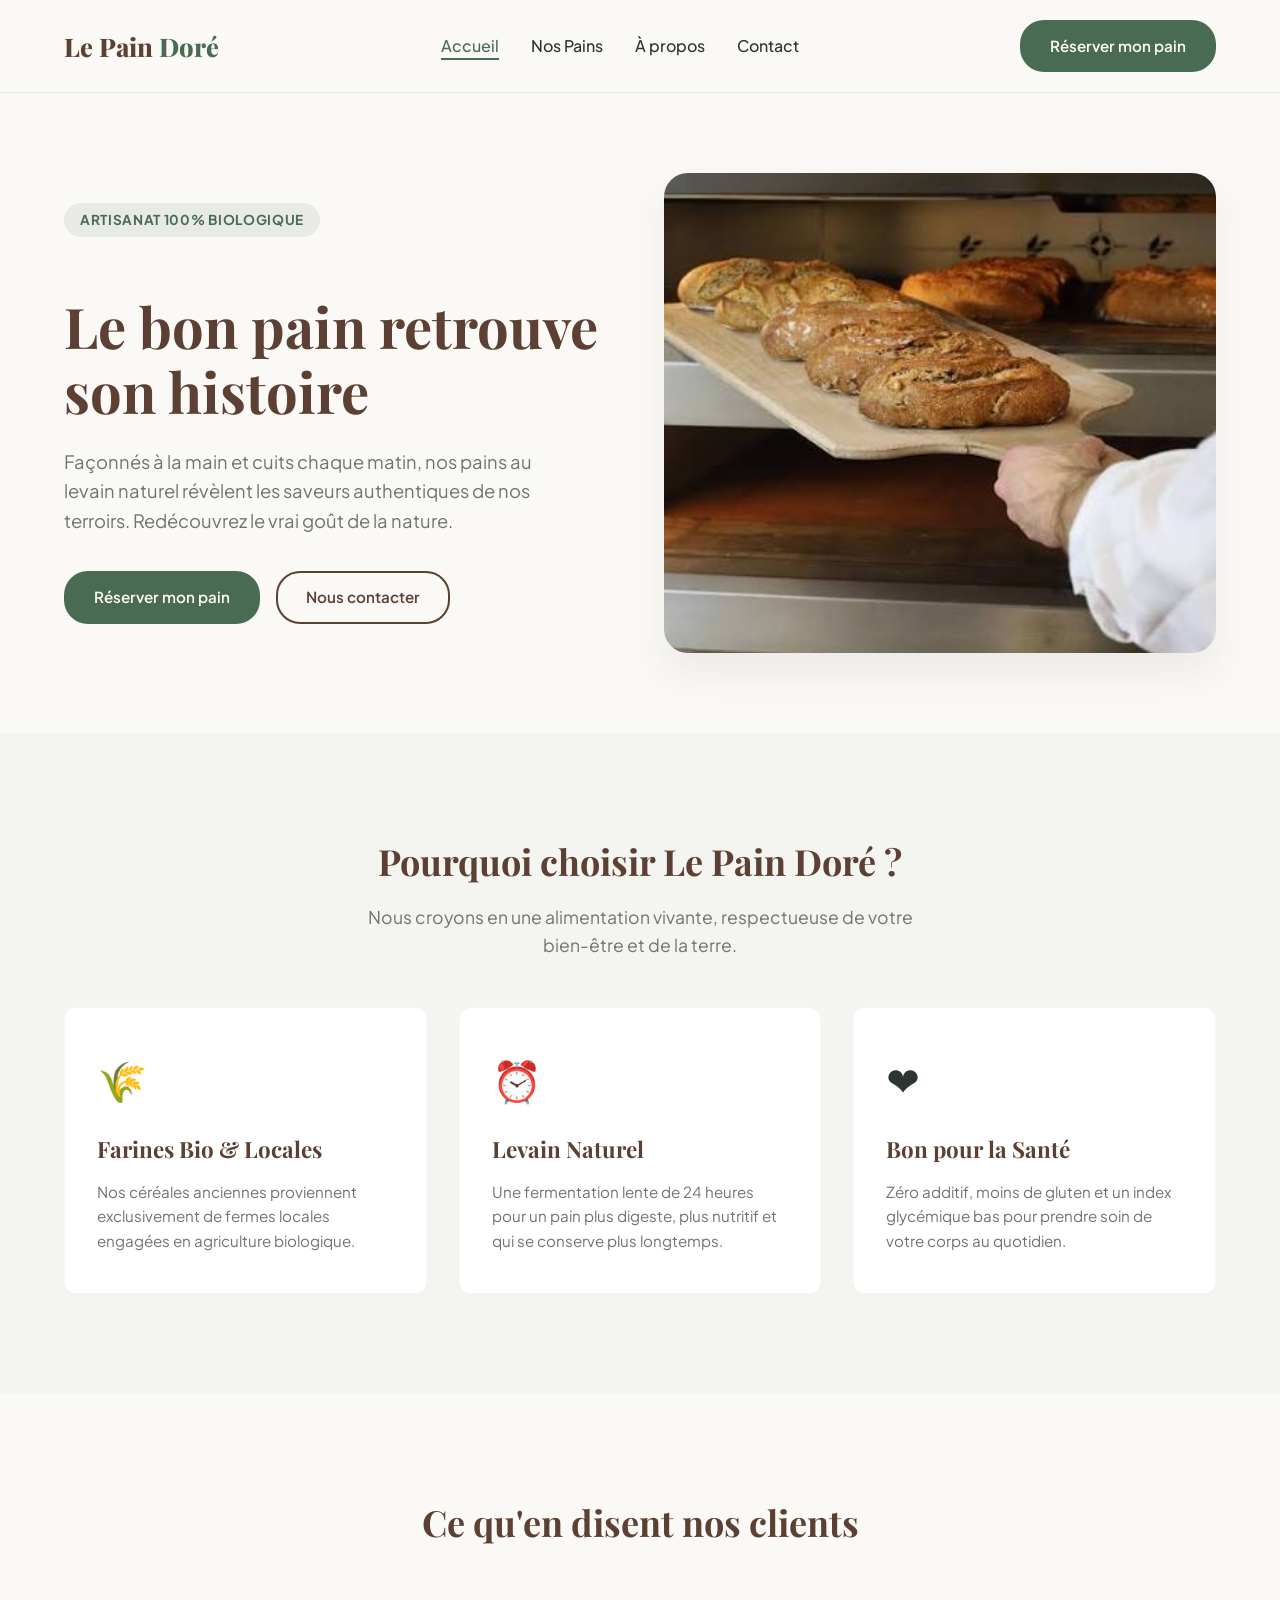
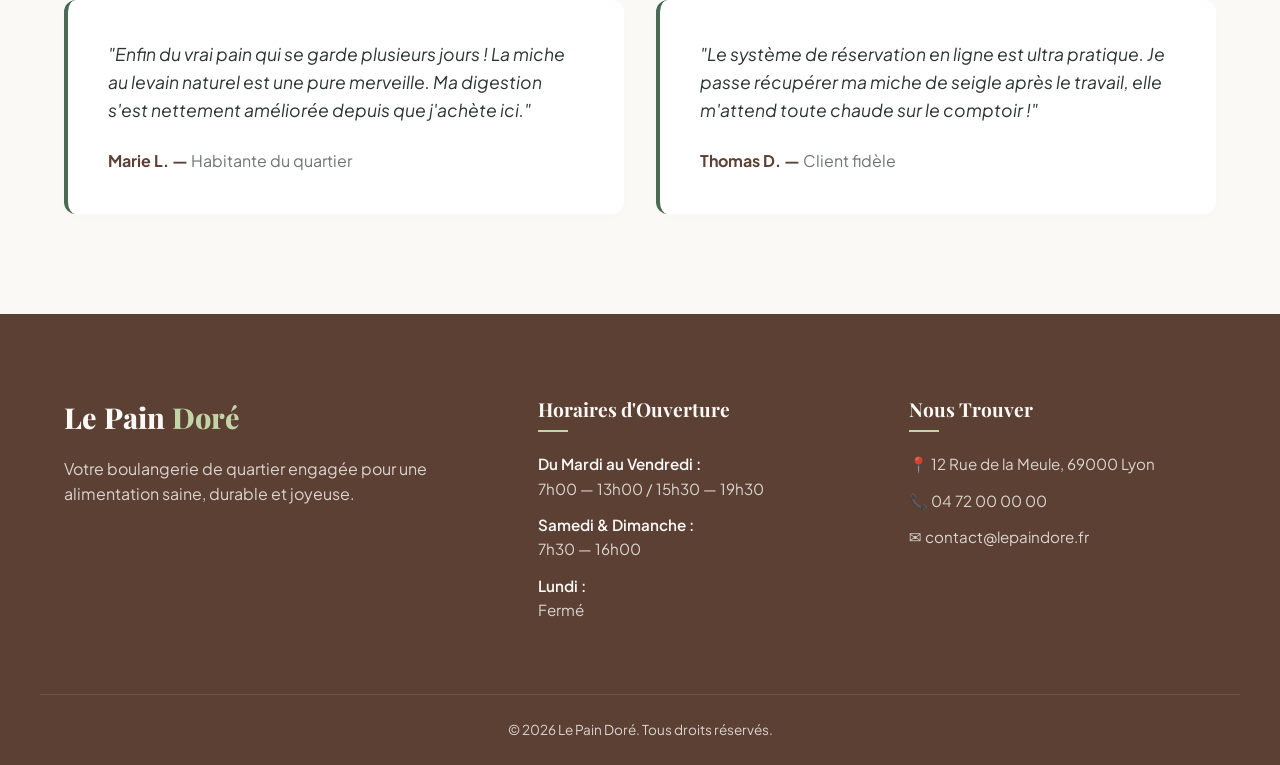
<file: index.html>
<!DOCTYPE html>
<html lang="fr">
  <head>
    <meta charset="UTF-8" />
    <meta name="viewport" content="width=device-width, initial-scale=1.0" />
    <title>Le Pain Doré | Boulangerie Artisanale & Biologique</title>
    <meta
      name="description"
      content="Découvrez Le Pain Doré, votre boulangerie artisanale bio. Des pains au levain naturel, des ingrédients locaux et une cuisson traditionnelle pour votre santé."
    />
    <!-- Favicon -->
    <link rel="shortcut icon" href="img/favicon.png" type="image/x-icon" />
    <!-- Liens Google Fonts pour une typographie moderne et chaleureuse -->
    <link rel="preconnect" href="https://fonts.googleapis.com" />
    <link rel="preconnect" href="https://fonts.gstatic.com" crossorigin />
    <link
      href="https://fonts.googleapis.com/css2?family=Playfair+Display:ital,wght@0,400..900;1,400..900&family=Plus+Jakarta+Sans:ital,wght@0,200..800;1,200..800&display=swap"
      rel="stylesheet"
    />
    <!-- Lien vers les fichiers CSS -->
    <link rel="stylesheet" href="CSS/normalize.css" />
    <link rel="stylesheet" href="CSS/style.css" />
  </head>
  <body>
    <!-- Barre de navigation -->
    <header class="main-header">
      <nav class="navbar" aria-label="Menu principal">
        <div class="logo">
          <a href="index.html">Le Pain <span>Doré</span></a>
        </div>

        <!-- Menu de navigation -->
        <ul class="nav-links" id="navLinks">
          <li><a href="index.html" class="active">Accueil</a></li>
          <li><a href="nos-pains.html">Nos Pains</a></li>
          <li><a href="a-propos.html">À propos</a></li>
          <li><a href="contact.html">Contact</a></li>
        </ul>

        <div class="nav-cta">
          <a href="nos-pains.html" class="btn btn-primary">Réserver mon pain</a>
        </div>

        <!-- Bouton Menu Burger pour Mobile -->
        <button class="burger-menu" id="burgerMenu" aria-label="Ouvrir le menu">
          <span class="bar"></span>
          <span class="bar"></span>
          <span class="bar"></span>
        </button>
      </nav>
    </header>

    <main>
      <!-- Section Héros (Hero Section) -->
      <section class="hero-section">
        <div class="hero-container">
          <div class="hero-content">
            <span class="hero-badge">Artisanat 100% Biologique</span>
            <h1>Le bon pain retrouve son histoire</h1>
            <p>
              Façonnés à la main et cuits chaque matin, nos pains au levain
              naturel révèlent les saveurs authentiques de nos terroirs.
              Redécouvrez le vrai goût de la nature.
            </p>
            <div class="hero-actions">
              <a href="nos-pains.html" class="btn btn-primary"
                >Réserver mon pain</a
              >
              <a href="contact.html" class="btn btn-secondary"
                >Nous contacter</a
              >
            </div>
          </div>
          <div class="hero-image">
            <!-- Image décorative de pain artisanal croustillant -->
            <img
              src="img/pain-artisanal-sortant-du-four.jpg"
              alt="Pain artisanal bio croustillant sortant du four"
            />
          </div>
        </div>
      </section>

      <!-- Section Avantages & Engagements -->
      <section class="engagements-section">
        <div class="container">
          <div class="section-header">
            <h2>Pourquoi choisir Le Pain Doré ?</h2>
            <p>
              Nous croyons en une alimentation vivante, respectueuse de votre
              bien-être et de la terre.
            </p>
          </div>
          <div class="grid-engagements">
            <div class="card-engagement">
              <div class="icon">🌾</div>
              <h3>Farines Bio & Locales</h3>
              <p>
                Nos céréales anciennes proviennent exclusivement de fermes
                locales engagées en agriculture biologique.
              </p>
            </div>
            <div class="card-engagement">
              <div class="icon">⏰</div>
              <h3>Levain Naturel</h3>
              <p>
                Une fermentation lente de 24 heures pour un pain plus digeste,
                plus nutritif et qui se conserve plus longtemps.
              </p>
            </div>
            <div class="card-engagement">
              <div class="icon">❤️</div>
              <h3>Bon pour la Santé</h3>
              <p>
                Zéro additif, moins de gluten et un index glycémique bas pour
                prendre soin de votre corps au quotidien.
              </p>
            </div>
          </div>
        </div>
      </section>

      <!-- Section Témoignages (Social Proof) -->
      <section class="testimonials-section">
        <div class="container">
          <div class="section-header">
            <h2>Ce qu'en disent nos clients</h2>
          </div>
          <div class="grid-testimonials">
            <blockquote class="testimonial-card">
              <p class="quote">
                "Enfin du vrai pain qui se garde plusieurs jours ! La miche au
                levain naturel est une pure merveille. Ma digestion s'est
                nettement améliorée depuis que j'achète ici."
              </p>
              <cite class="author"
                >Marie L. —
                <span class="location">Habitante du quartier</span></cite
              >
            </blockquote>
            <blockquote class="testimonial-card">
              <p class="quote">
                "Le système de réservation en ligne est ultra pratique. Je passe
                récupérer ma miche de seigle après le travail, elle m'attend
                toute chaude sur le comptoir !"
              </p>
              <cite class="author"
                >Thomas D. — <span class="location">Client fidèle</span></cite
              >
            </blockquote>
          </div>
        </div>
      </section>
    </main>

    <!-- Pied de page (Footer) complet -->
    <footer class="main-footer" id="contact">
      <div class="footer-container">
        <!-- Colonne 1 : Infos Boulangerie -->
        <div class="footer-col brand-col">
          <div class="footer-logo">Le Pain <span>Doré</span></div>
          <p>
            Votre boulangerie de quartier engagée pour une alimentation saine,
            durable et joyeuse.
          </p>
        </div>

        <!-- Colonne 2 : Horaires d'ouverture -->
        <div class="footer-col hours-col">
          <h3>Horaires d'Ouverture</h3>
          <ul>
            <li>
              <span>Du Mardi au Vendredi :</span> 7h00 — 13h00 / 15h30 — 19h30
            </li>
            <li><span>Samedi & Dimanche :</span> 7h30 — 16h00</li>
            <li><span>Lundi :</span> Fermé</li>
          </ul>
        </div>

        <!-- Colonne 3 : Contact & Accès -->
        <div class="footer-col contact-col">
          <h3>Nous Trouver</h3>
          <address>
            <p>📍 12 Rue de la Meule, 69000 Lyon</p>
            <p>📞 <a href="tel:+33472000000">04 72 00 00 00</a></p>
            <p>
              ✉️
              <a href="mailto:contact@lepaindore.fr">contact@lepaindore.fr</a>
            </p>
          </address>
        </div>
      </div>

      <!-- Mention de copyright -->
      <div class="footer-bottom">
        <p>
          &copy; <span class="year"></span> Le Pain Doré. Tous droits réservés.
        </p>
      </div>
    </footer>

    <!-- Importation des fichiers JavaScript pour l'interactivité -->
    <script src="JS/global.js"></script>
  </body>
</html>
</file>
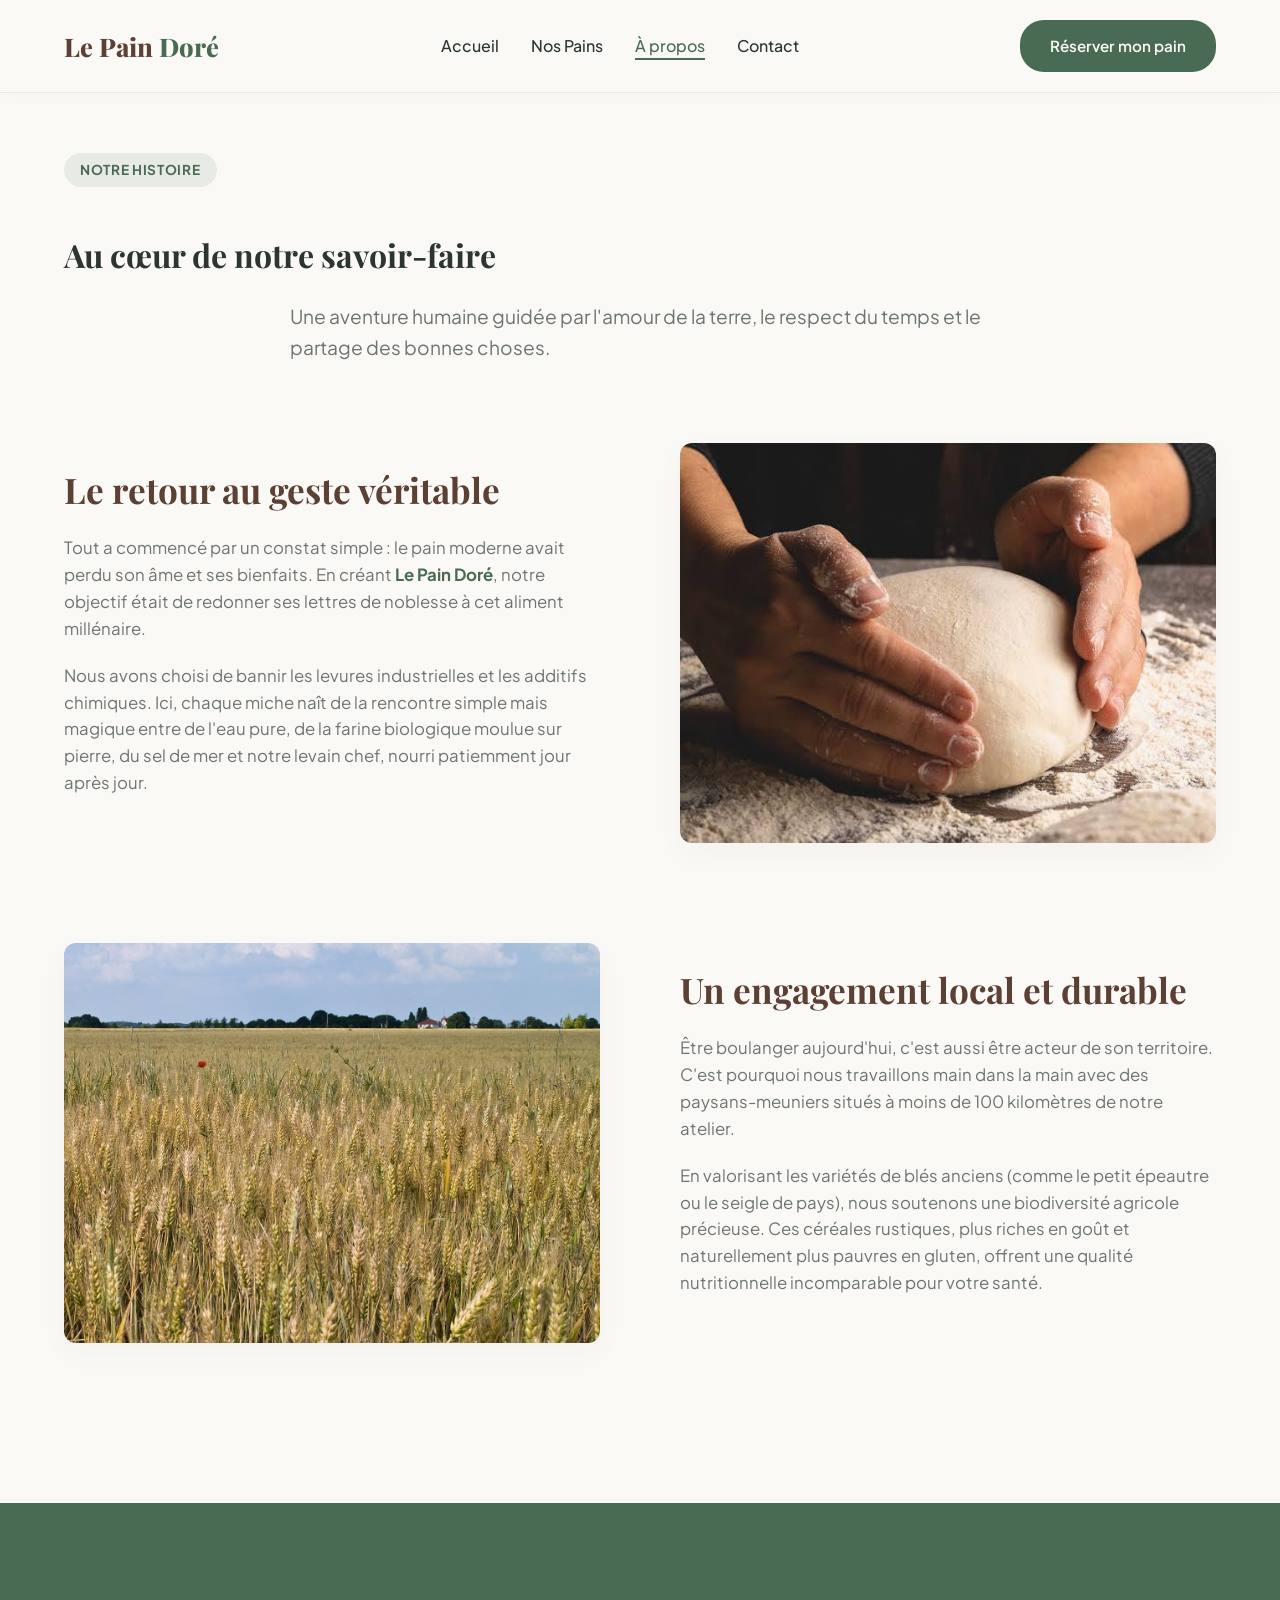
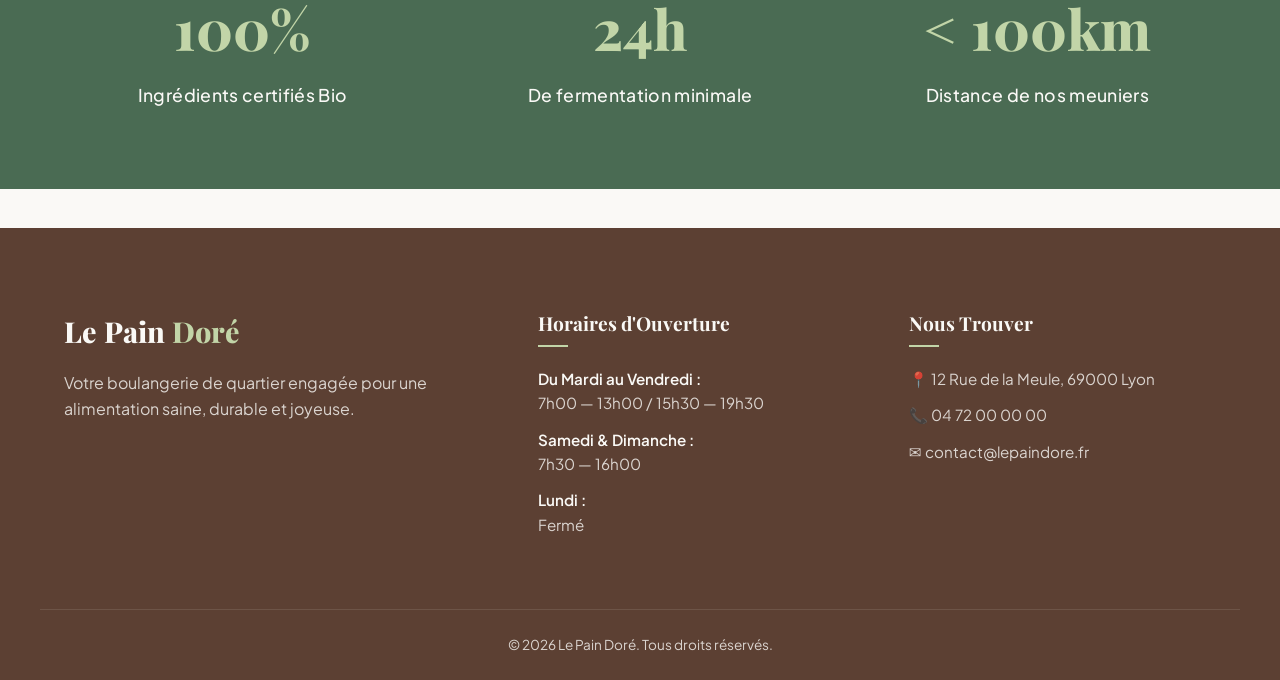
<file: a-propos.html>
<!DOCTYPE html>
<html lang="fr">
  <head>
    <meta charset="UTF-8" />
    <meta name="viewport" content="width=device-width, initial-scale=1.0" />
    <title>À Propos | Le Pain Doré - Notre Histoire et Nos Valeurs</title>
    <meta
      name="description"
      content="Découvrez l'histoire de la boulangerie Le Pain Doré. Notre engagement pour des ingrédients bio, des farines locales et le respect du pain artisanal au levain."
    />
    <!-- Favicon -->
    <link rel="shortcut icon" href="img/favicon.png" type="image/x-icon" />
    <!-- Liens Google Fonts -->
    <link rel="preconnect" href="https://fonts.googleapis.com" />
    <link rel="preconnect" href="https://fonts.gstatic.com" crossorigin />
    <link
      href="https://fonts.googleapis.com/css2?family=Playfair+Display:ital,wght@0,400..900;1,400..900&family=Plus+Jakarta+Sans:ital,wght@0,200..800;1,200..800&display=swap"
      rel="stylesheet"
    />
    <!-- Lien vers les fichiers CSS -->
    <link rel="stylesheet" href="CSS/normalize.css" />
    <link rel="stylesheet" href="CSS/style.css" />
    <link rel="stylesheet" href="CSS/a-propos.css" />
  </head>
  <body>
    <!-- Barre de navigation (Identique aux autres pages) -->
    <header class="main-header">
      <nav class="navbar" aria-label="Menu principal">
        <div class="logo">
          <a href="index.html">Le Pain <span>Doré</span></a>
        </div>
        <ul class="nav-links" id="navLinks">
          <li><a href="index.html">Accueil</a></li>
          <li><a href="nos-pains.html">Nos Pains</a></li>
          <li><a href="a-propos.html" class="active">À propos</a></li>
          <li><a href="contact.html">Contact</a></li>
        </ul>
        <div class="nav-cta">
          <a href="nos-pains.html" class="btn btn-primary">Réserver mon pain</a>
        </div>
        <button class="burger-menu" id="burgerMenu" aria-label="Ouvrir le menu">
          <span class="bar"></span>
          <span class="bar"></span>
          <span class="bar"></span>
        </button>
      </nav>
    </header>

    <main>
      <!-- En-tête de la page À Propos -->
      <section class="about-hero">
        <div class="container text-center">
          <span class="hero-badge">Notre Histoire</span>
          <h1>Au cœur de notre savoir-faire</h1>
          <p class="about-intro">
            Une aventure humaine guidée par l'amour de la terre, le respect du
            temps et le partage des bonnes choses.
          </p>
        </div>
      </section>

      <!-- Section Notre Histoire (Texte + Image croisés) -->
      <section class="story-section">
        <div class="container">
          <div class="story-row fade-in-element">
            <div class="story-content">
              <h2>Le retour au geste véritable</h2>
              <p>
                Tout a commencé par un constat simple : le pain moderne avait
                perdu son âme et ses bienfaits. En créant
                <strong>Le Pain Doré</strong>, notre objectif était de redonner
                ses lettres de noblesse à cet aliment millénaire.
              </p>
              <p>
                Nous avons choisi de bannir les levures industrielles et les
                additifs chimiques. Ici, chaque miche naît de la rencontre
                simple mais magique entre de l'eau pure, de la farine biologique
                moulue sur pierre, du sel de mer et notre levain chef, nourri
                patiemment jour après jour.
              </p>
            </div>
            <div class="story-image">
              <img
                src="img/petrissage.jpg"
                alt="Pétrissage artisanal de la pâte à pain"
              />
            </div>
          </div>

          <div class="story-row reverse fade-in-element">
            <div class="story-content">
              <h2>Un engagement local et durable</h2>
              <p>
                Être boulanger aujourd'hui, c'est aussi être acteur de son
                territoire. C'est pourquoi nous travaillons main dans la main
                avec des paysans-meuniers situés à moins de 100 kilomètres de
                notre atelier.
              </p>
              <p>
                En valorisant les variétés de blés anciens (comme le petit
                épeautre ou le seigle de pays), nous soutenons une biodiversité
                agricole précieuse. Ces céréales rustiques, plus riches en goût
                et naturellement plus pauvres en gluten, offrent une qualité
                nutritionnelle incomparable pour votre santé.
              </p>
            </div>
            <div class="story-image">
              <img
                src="img/champs-de-blé.jpg"
                alt="Champs de blé biologique local"
              />
            </div>
          </div>
        </div>
      </section>

      <!-- Section Nos Chiffres / Nos Engagements -->
      <section class="stats-section fade-in-element">
        <div class="container">
          <div class="stats-grid">
            <div class="stat-card">
              <span class="stat-number">100%</span>
              <p class="stat-label">Ingrédients certifiés Bio</p>
            </div>
            <div class="stat-card">
              <span class="stat-number">24h</span>
              <p class="stat-label">De fermentation minimale</p>
            </div>
            <div class="stat-card">
              <span class="stat-number">&lt; 100km</span>
              <p class="stat-label">Distance de nos meuniers</p>
            </div>
          </div>
        </div>
      </section>
    </main>

    <!-- Pied de page (Identique aux autres pages) -->
    <footer class="main-footer">
      <div class="footer-container">
        <div class="footer-col brand-col">
          <div class="footer-logo">Le Pain <span>Doré</span></div>
          <p>
            Votre boulangerie de quartier engagée pour une alimentation saine,
            durable et joyeuse.
          </p>
        </div>
        <!-- Colonne 2 : Horaires d'ouverture -->
        <div class="footer-col hours-col">
          <h3>Horaires d'Ouverture</h3>
          <ul>
            <li>
              <span>Du Mardi au Vendredi :</span> 7h00 — 13h00 / 15h30 — 19h30
            </li>
            <li><span>Samedi & Dimanche :</span> 7h30 — 16h00</li>
            <li><span>Lundi :</span> Fermé</li>
          </ul>
        </div>

        <!-- Colonne 3 : Contact & Accès -->
        <div class="footer-col contact-col">
          <h3>Nous Trouver</h3>
          <address>
            <p>📍 12 Rue de la Meule, 69000 Lyon</p>
            <p>📞 <a href="tel:+33472000000">04 72 00 00 00</a></p>
            <p>
              ✉️
              <a href="mailto:contact@lepaindore.fr">contact@lepaindore.fr</a>
            </p>
          </address>
        </div>
      </div>
      <div class="footer-bottom">
        <p>
          &copy; <span class="year"></span> Le Pain Doré. Tous droits réservés.
        </p>
      </div>
    </footer>

    <!-- Importation des fichiers JavaScript -->
    <script src="JS/global.js"></script>
    <script src="JS/script.js"></script>
  </body>
</html>
</file>
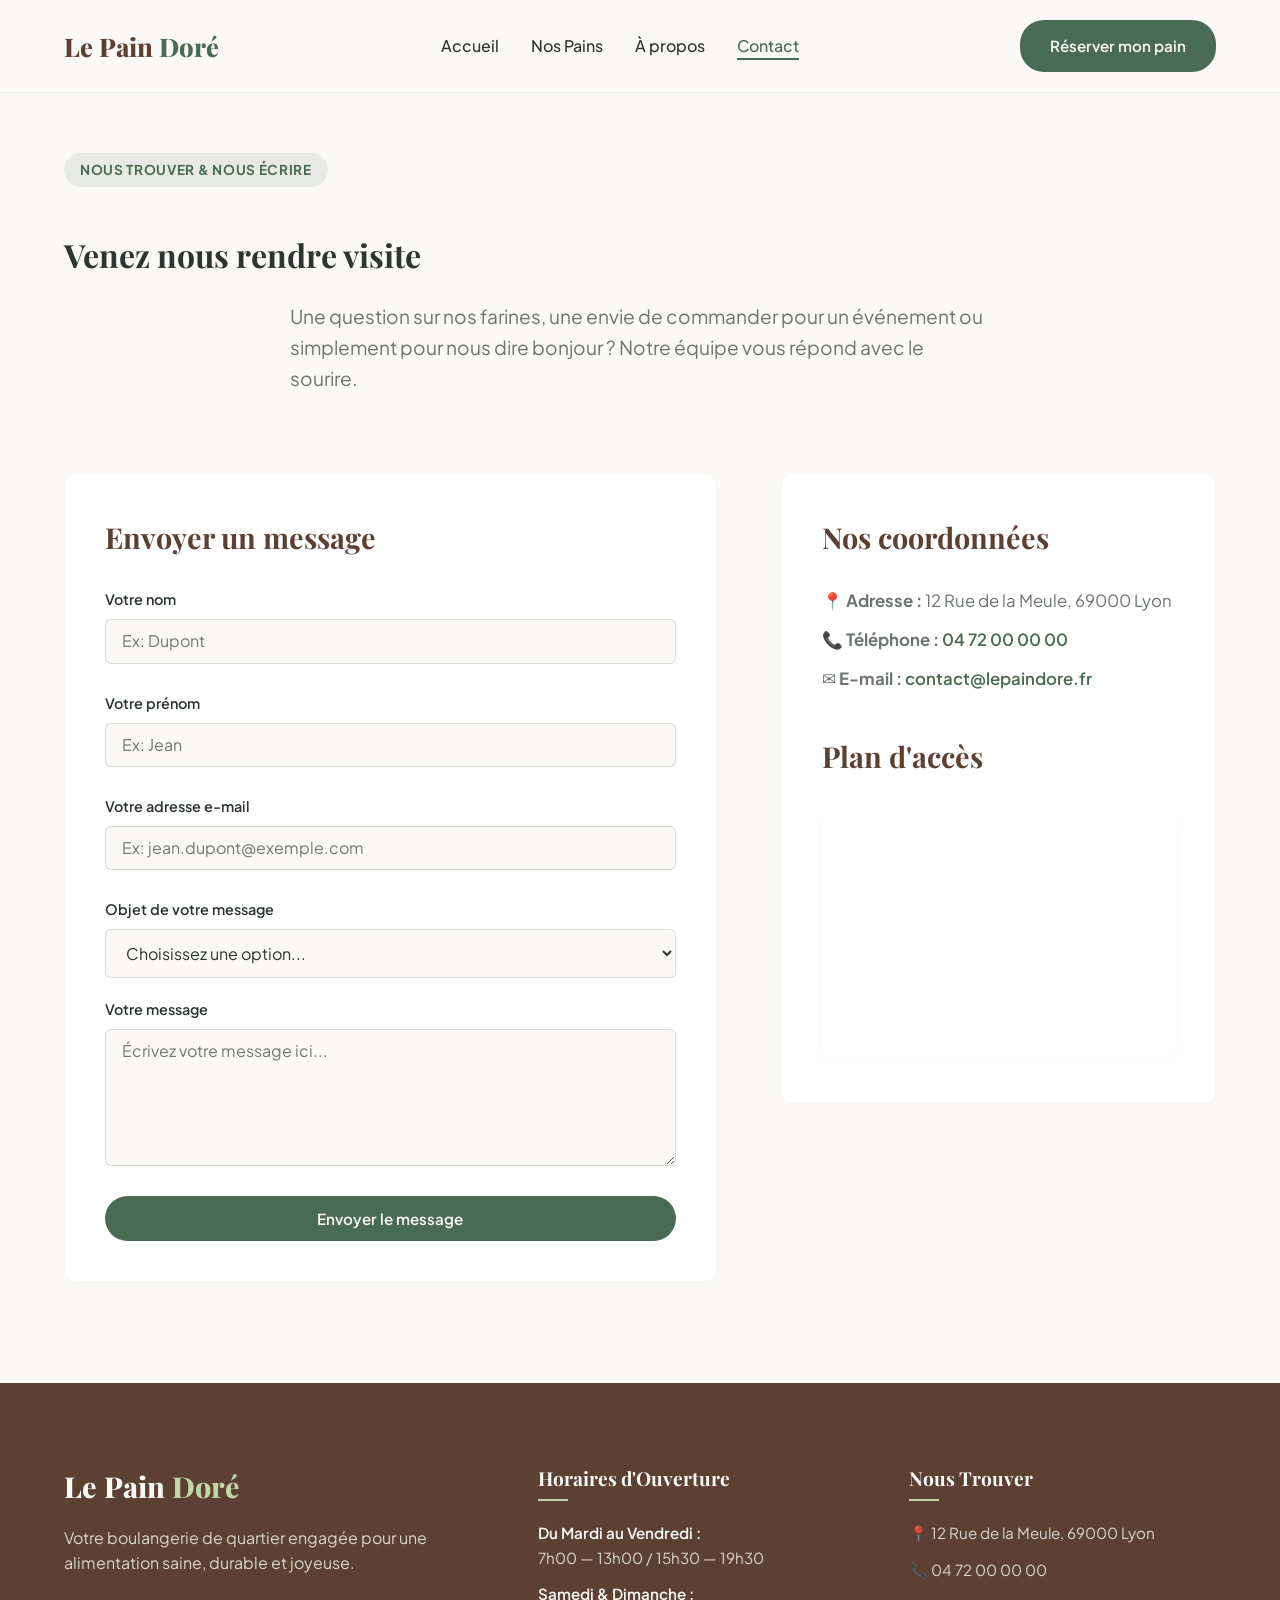
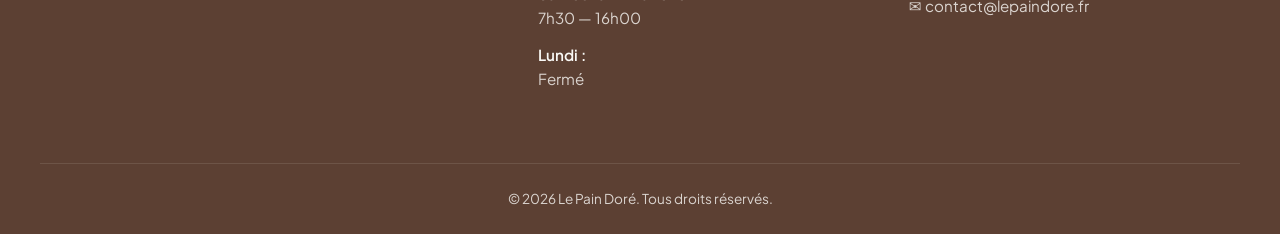
<file: contact.html>
<!DOCTYPE html>
<html lang="fr">
  <head>
    <meta charset="UTF-8" />
    <meta name="viewport" content="width=device-width, initial-scale=1.0" />
    <title>Contact & Accès | Le Pain Doré - Boulangerie Artisanale Bio</title>
    <meta
      name="description"
      content="Contactez la boulangerie Le Pain Doré à Paris. Retrouvez nos horaires, notre adresse, notre numéro de téléphone et écrivez-nous pour toute question ou commande."
    />
    <!-- Favicon -->
    <link rel="shortcut icon" href="img/favicon.png" type="image/x-icon" />
    <!-- Liens Google Fonts -->
    <link rel="preconnect" href="https://fonts.googleapis.com" />
    <link rel="preconnect" href="https://fonts.gstatic.com" crossorigin />
    <link
      href="https://fonts.googleapis.com/css2?family=Playfair+Display:ital,wght@0,400..900;1,400..900&family=Plus+Jakarta+Sans:ital,wght@0,200..800;1,200..800&display=swap"
      rel="stylesheet"
    />
    <!-- Lien vers les fichiers CSS -->
    <link rel="stylesheet" href="CSS/normalize.css" />
    <link rel="stylesheet" href="CSS/style.css" />
    <link rel="stylesheet" href="CSS/contact.css" />
  </head>
  <body>
    <!-- Barre de navigation (Identique aux autres pages) -->
    <header class="main-header">
      <nav class="navbar" aria-label="Menu principal">
        <div class="logo">
          <a href="index.html">Le Pain <span>Doré</span></a>
        </div>
        <ul class="nav-links" id="navLinks">
          <li><a href="index.html">Accueil</a></li>
          <li><a href="nos-pains.html">Nos Pains</a></li>
          <li><a href="a-propos.html">À propos</a></li>
          <li><a href="contact.html" class="active">Contact</a></li>
        </ul>
        <div class="nav-cta">
          <a href="nos-pains.html" class="btn btn-primary">Réserver mon pain</a>
        </div>
        <button class="burger-menu" id="burgerMenu" aria-label="Ouvrir le menu">
          <span class="bar"></span>
          <span class="bar"></span>
          <span class="bar"></span>
        </button>
      </nav>
    </header>

    <main>
      <!-- En-tête de la page Contact -->
      <section class="contact-hero">
        <div class="container text-center">
          <span class="hero-badge">Nous trouver & nous écrire</span>
          <h1>Venez nous rendre visite</h1>
          <p class="contact-intro">
            Une question sur nos farines, une envie de commander pour un
            événement ou simplement pour nous dire bonjour ? Notre équipe vous
            répond avec le sourire.
          </p>
        </div>
      </section>

      <!-- Section Principale : Formulaire + Infos pratiques -->
      <section class="contact-section">
        <div class="container">
          <div class="contact-grid">
            <!-- Colonne 1 : Le Formulaire de contact -->
            <div class="contact-form-container fade-in-element">
              <h2>Envoyer un message</h2>
              <form
                action="#"
                method="POST"
                id="contactForm"
                class="contact-form"
              >
                <div class="form-group">
                  <label for="lastname">Votre nom</label>
                  <input
                    type="text"
                    id="lastname"
                    name="lastname"
                    placeholder="Ex: Dupont"
                    required
                  />
                  <p id="lastNameErrorMsg">
                    <!-- ci est un message d'erreur -->
                  </p>
                </div>

                <div class="form-group">
                  <label for="firstname">Votre prénom</label>
                  <input
                    type="text"
                    id="firstname"
                    name="fistname"
                    placeholder="Ex: Jean"
                    required
                  />
                  <p id="firstNameErrorMsg">
                    <!-- ci est un message d'erreur -->
                  </p>
                </div>

                <div class="form-group">
                  <label for="email">Votre adresse e-mail</label>
                  <input
                    type="email"
                    id="email"
                    name="email"
                    placeholder="Ex: jean.dupont@exemple.com"
                    required
                  />
                  <p id="emailErrorMsg">
                    <!-- ci est un message d'erreur -->
                  </p>
                </div>

                <div class="form-group">
                  <label for="subject">Objet de votre message</label>
                  <select id="subject" name="subject" required>
                    <option value="" disabled selected>
                      Choisissez une option...
                    </option>
                    <option value="reservation">
                      Question sur une réservation de pain
                    </option>
                    <option value="pro">Partenariat & Professionnels</option>
                    <option value="autre">Autre demande</option>
                  </select>
                </div>

                <div class="form-group">
                  <label for="message">Votre message</label>
                  <textarea
                    id="message"
                    name="message"
                    rows="6"
                    placeholder="Écrivez votre message ici..."
                    required
                  ></textarea>
                </div>

                <button type="submit" class="btn btn-primary btn-full">
                  Envoyer le message
                </button>
              </form>
            </div>

            <!-- Colonne 2 : Infos & Carte d'accès -->
            <div class="contact-info-container fade-in-element">
              <div class="info-block">
                <h2>Nos coordonnées</h2>
                <address class="contact-address">
                  <p>
                    <strong>📍 Adresse :</strong> 12 Rue de la Meule, 69000 Lyon
                  </p>
                  <p>
                    <strong>📞 Téléphone :</strong>
                    <a href="tel:+33472000000">04 72 00 00 00</a>
                  </p>
                  <p>
                    <strong>✉️ E-mail :</strong>
                    <a href="mailto:contact@lepaindore.fr"
                      >contact@lepaindore.fr</a
                    >
                  </p>
                </address>
              </div>

              <!-- Bloc Carte d'accès -->
              <div class="map-wrapper">
                <h2>Plan d'accès</h2>
                <div class="map-placeholder">
                  <!-- Intégration d'un plan visuel interactif propre -->
                  <iframe
                    src="https://www.google.com/maps/embed?pb=!1m18!1m12!1m3!1d11133.988155155597!2d4.815447205618247!3d45.76122830731799!2m3!1f0!2f0!3f0!3m2!1i1024!2i768!4f13.1!3m3!1m2!1s0x47f4ebaaef7e7f5f%3A0x2d9cc97768f72426!2sVieux%20Lyon%2C%2069005%20Lyon!5e0!3m2!1sfr!2sfr!4v1731344440684!5m2!1sfr!2sfr"
                    width="100%"
                    height="250"
                    style="border: 0"
                    allowfullscreen=""
                    loading="lazy"
                    referrerpolicy="no-referrer-when-downgrade"
                  >
                  </iframe>
                </div>
              </div>
            </div>
          </div>
        </div>
      </section>
    </main>

    <!-- Pied de page (Identique aux autres pages) -->
    <footer class="main-footer">
      <div class="footer-container">
        <div class="footer-col brand-col">
          <div class="footer-logo">Le Pain <span>Doré</span></div>
          <p>
            Votre boulangerie de quartier engagée pour une alimentation saine,
            durable et joyeuse.
          </p>
        </div>
        <!-- Colonne 2 : Horaires d'ouverture -->
        <div class="footer-col hours-col">
          <h3>Horaires d'Ouverture</h3>
          <ul>
            <li>
              <span>Du Mardi au Vendredi :</span> 7h00 — 13h00 / 15h30 — 19h30
            </li>
            <li><span>Samedi & Dimanche :</span> 7h30 — 16h00</li>
            <li><span>Lundi :</span> Fermé</li>
          </ul>
        </div>

        <!-- Colonne 3 : Contact & Accès -->
        <div class="footer-col contact-col">
          <h3>Nous Trouver</h3>
          <address>
            <p>📍 12 Rue de la Meule, 69000 Lyon</p>
            <p>📞 <a href="tel:+33472000000">04 72 00 00 00</a></p>
            <p>
              ✉️
              <a href="mailto:contact@lepaindore.fr">contact@lepaindore.fr</a>
            </p>
          </address>
        </div>
      </div>
      <div class="footer-bottom">
        <p>
          &copy; <span class="year"></span> Le Pain Doré. Tous droits réservés.
        </p>
      </div>
    </footer>

    <!-- Importation des fichiers JavaScript -->
    <script src="JS/global.js"></script>
    <script src="JS/script.js"></script>
    <script src="JS/contact.js"></script>
  </body>
</html>
</file>
<file: CSS/style.css>
/**** Reset CSS ****/

*,
::before,
::after {
    margin: 0;
    padding: 0;
    box-sizing: border-box;
}

html {
    scroll-behavior: smooth;
}

body {
    background-color: var(--clr-bg);
    color: var(--clr-text);
    font-family: var(--font-body);
    line-height: 1.6;
    -webkit-font-smoothing: antialiased;
}

img {
    max-width: 100%;
    display: block;
    height: auto;
}

a {
    text-decoration: none;
    color: inherit;
}

ul {
    list-style-type: none;
}

h1,
h2,
h3,
h4 {
    font-family: var(--font-heading)
}

button,
input,
select,
textarea {
    border: none;
    outline: none;
}

/**** Déclaration des variables CSS ****/

:root {
    /* Palette de couleurs */
    --clr-primary: #4a6b53;
    --clr-primary-light: #60866a;
    --clr-secondary: #5c4033;
    --clr-bg: #faf9f6;
    --clr-surface: #ffffff;
    --clr-text: #2c3531;
    --clr-muted: #6e7571;

    /* Typographies */
    --font-heading: 'Playfair Display', Georgia, serif;
    --font-body: 'Plus Jakarta Sans', system-ui, sans-serif;

    /* Transitions & Arrondis */
    --transition-fast: all 0.2s ease;
    --transition-smooth: all 0.3s cubic-bezier(0.4, 0, 0.2, 1);
    --radius-sm: 6px;
    --radius-md: 12px;
    --radius-lg: 24px;
}

/**** COMPOSANTS RÉUTILISABLES (Boutons, Mise en page) ****/

.container {
    max-width: 1200px;
    margin: 0 auto;
    padding: 0 24px;
}

.section-header {
    text-align: center;
    margin-bottom: 48px;
    max-width: 600px;
    margin-left: auto;
    margin-right: auto;
}

.section-header h2 {
    font-size: 2.25rem;
    color: var(--clr-secondary);
    margin-bottom: 12px;
}

.section-header p {
    color: var(--clr-muted);
    font-size: 1.1rem;
}

/* Boutons */
.btn {
    display: inline-flex;
    align-items: center;
    justify-content: center;
    padding: 12px 28px;
    font-weight: 600;
    font-size: 0.95rem;
    border-radius: var(--radius-lg);
    transition: var(--transition-fast);
    cursor: pointer;
    border: 2px solid transparent;
}

.btn-primary {
    background-color: var(--clr-primary);
    color: var(--clr-bg);
}

.btn-primary:hover {
    background-color: var(--clr-primary-light);
}

.btn-secondary {
    background-color: transparent;
    border-color: var(--clr-secondary);
    color: var(--clr-secondary);
}

.btn-secondary:hover {
    background-color: var(--clr-secondary);
    color: var(--clr-bg);
}

/**** Header ****/

.main-header {
    position: sticky;
    top: 0;
    background-color: rgba(250, 249, 246, 0.95);
    backdrop-filter: blur(8px);
    z-index: 1000;
    box-shadow: 0 2px 20px rgba(0, 0, 0, 0.02);
    border-bottom: 1px solid rgba(74, 107, 83, 0.1);
}

.navbar {
    display: flex;
    align-items: center;
    justify-content: space-between;
    max-width: 1200px;
    margin: 0 auto;
    padding: 20px 24px;
}

.logo {
    font-family: var(--font-heading);
    font-size: 1.6rem;
    font-weight: 800;
    color: var(--clr-secondary);
}

.logo span {
    color: var(--clr-primary);
}

.nav-links {
    display: flex;
    gap: 32px;
}

.nav-links a {
    font-weight: 500;
    position: relative;
    padding: 4px 0;
    transition: var(--transition-fast);
}

.nav-links a:hover,
.nav-links a.active {
    color: var(--clr-primary);
}

.nav-links a::after {
    content: "";
    position: absolute;
    bottom: 0;
    left: 0;
    width: 0;
    height: 2px;
    background-color: var(--clr-primary);
    transition: var(--transition-fast);
}

.nav-links a:hover::after,
.nav-links a.active::after {
    width: 100%;
}

/* Menu Burger Mobile caché par défaut */
.burger-menu {
    display: none;
    flex-direction: column;
    justify-content: space-between;
    width: 24px;
    height: 18px;
    background: transparent;
    border: none;
    cursor: pointer;
}

.burger-menu .bar {
    width: 100%;
    height: 2px;
    background-color: var(--clr-secondary);
    transition: var(--transition-fast);
}

/* Animation des barres du menu burger lors du clic */
.burger-menu.active .bar:nth-child(1) {
    transform: translateY(8px) rotate(45deg);
}

.burger-menu.active .bar:nth-child(2) {
    opacity: 0;
}

.burger-menu.active .bar:nth-child(3) {
    transform: translateY(-8px) rotate(-45deg);
}

/* Bloque le scroll du site derrière le menu mobile ouvert */
.no-scroll {
    overflow: hidden;
}

/**** Section hero ****/

.hero-section {
    padding: 80px 0;
    overflow: hidden;
}

.hero-container {
    max-width: 1200px;
    margin: 0 auto;
    padding: 0 24px;
    display: grid;
    grid-template-columns: 1fr 1fr;
    gap: 48px;
    align-items: center;
}

.hero-badge {
    display: inline-block;
    background-color: rgba(74, 107, 83, 0.1);
    color: var(--clr-primary);
    padding: 6px 16px;
    border-radius: var(--radius-lg);
    font-size: 0.85rem;
    font-weight: 700;
    margin-bottom: 20px;
    text-transform: uppercase;
    letter-spacing: 0.05em;
}

.hero-content h1 {
    font-size: 3.5rem;
    line-height: 1.15;
    color: var(--clr-secondary);
    margin-bottom: 24px;
}

.hero-content p {
    font-size: 1.15rem;
    color: var(--clr-muted);
    margin-bottom: 36px;
    max-width: 520px;
}

.hero-actions {
    display: flex;
    gap: 16px;
}

.hero-image img {
    width: 100%;
    height: 480px;
    object-fit: cover;
    border-radius: var(--radius-lg);
    box-shadow: 0 20px 40px rgba(92, 64, 51, 0.08);
}

/**** Section engagements ****/

.engagements-section {
    padding: 100px 0;
    background-color: rgba(74, 107, 83, 0.03);
}

.grid-engagements {
    display: grid;
    grid-template-columns: repeat(3, 1fr);
    gap: 32px;
}

.card-engagement {
    background-color: var(--clr-surface);
    padding: 40px 32px;
    border-radius: var(--radius-md);
    border: 1px solid rgba(74, 107, 83, 0.05);
    box-shadow: 0 4px 20px rgba(0, 0, 0, 0.01);
    transition: var(--transition-smooth);
}

.card-engagement:hover {
    transform: translateY(-8px);
    box-shadow: 0 12px 30px rgba(74, 107, 83, 0.06);
}

.card-engagement .icon {
    font-size: 2.5rem;
    margin-bottom: 20px;
}

.card-engagement h3 {
    color: var(--clr-secondary);
    font-size: 1.4rem;
    margin-bottom: 12px;
}

.card-engagement p {
    color: var(--clr-muted);
    font-size: 0.95rem;
}

/**** Section témoignages ****/

.testimonials-section {
    padding: 100px 0;
}

.grid-testimonials {
    display: grid;
    grid-template-columns: 1fr 1fr;
    gap: 32px;
}

.testimonial-card {
    background-color: var(--clr-surface);
    padding: 40px;
    border-radius: var(--radius-md);
    border-left: 4px solid var(--clr-primary);
    box-shadow: 0 4px 20px rgba(0, 0, 0, 0.01);
}

.testimonial-card .quote {
    font-style: italic;
    font-size: 1.1rem;
    color: var(--clr-text);
    margin-bottom: 24px;
}

.testimonial-card .author {
    font-family: var(--font-body);
    font-weight: 700;
    color: var(--clr-secondary);
    font-style: normal;
}

.testimonial-card .location {
    font-weight: 400;
    color: var(--clr-muted);
}

/**** footer ****/

.main-footer {
    background-color: var(--clr-secondary);
    color: rgba(250, 249, 246, 0.8);
    padding: 80px 0 24px 0;
}

.footer-container {
    max-width: 1200px;
    margin: 0 auto;
    padding: 0 24px;
    display: grid;
    grid-template-columns: 2fr 1.5fr 1.5fr;
    gap: 64px;
    margin-bottom: 60px;
}

.footer-logo {
    font-family: var(--font-heading);
    font-size: 1.8rem;
    font-weight: 800;
    color: var(--clr-bg);
    margin-bottom: 16px;
}

.footer-logo span {
    color: #c2d5a8;
}

.footer-col h3 {
    color: var(--clr-bg);
    font-size: 1.2rem;
    margin-bottom: 20px;
    position: relative;
    padding-bottom: 8px;
}

.footer-col h3::after {
    content: "";
    position: absolute;
    bottom: 0;
    left: 0;
    width: 30px;
    height: 2px;
    background-color: #c2d5a8;
}

.footer-col ul li {
    margin-bottom: 12px;
    font-size: 0.95rem;
}

.footer-col ul li span {
    display: block;
    font-weight: 600;
    color: var(--clr-bg);
}

.footer-col address {
    font-style: normal;
}

.footer-col address p {
    margin-bottom: 12px;
    font-size: 0.95rem;
}

.footer-col address a:hover {
    color: var(--clr-bg);
    text-decoration: underline;
}

.footer-bottom {
    max-width: 1200px;
    margin: 0 auto;
    padding: 24px 24px 0 24px;
    border-top: 1px solid rgba(250, 249, 246, 0.1);
    text-align: center;
    font-size: 0.85rem;
}

/**** Mise en place du responsive design Version Tablette (Écrans inférieurs à 992px) ****/

@media screen and (max-width: 992px) {
    .hero-container {
        grid-template-columns: 1fr;
        gap: 40px;
        text-align: center;
    }

    .hero-content p {
        margin-left: auto;
        margin-right: auto;
    }

    .hero-actions {
        justify-content: center;
    }

    .hero-image {
        order: -1;
    }

    .hero-image img {
        height: 360px;
    }

    .grid-engagements {
        grid-template-columns: repeat(2, 1fr);
    }

    .grid-testimonials {
        grid-template-columns: 1fr;
    }

    .footer-container {
        grid-template-columns: 1fr 1fr;
        gap: 40px;
    }

    .brand-col {
        grid-column: span 2;
    }
}

/**** Mise en place du responsive design Version Mobile (Écrans inférieurs à 768px) ****/

@media screen and (max-width: 768px) {

    /* Activation du Menu Burger mobile */
    .burger-menu {
        display: flex;
    }

    .nav-links {
        position: fixed;
        top: 78px;
        left: -100%;
        width: 100%;
        height: calc(100vh - 78px);
        background-color: var(--clr-bg);
        flex-direction: column;
        align-items: center;
        padding-top: 48px;
        gap: 40px;
        transition: var(--transition-smooth);
        box-shadow: 0 10px 20px rgba(0, 0, 0, 0.05);
    }

    /* Classe JavaScript pour ouvrir le menu */
    .nav-links.open {
        left: 0;
    }

    .nav-cta {
        display: none;
        /* Masqué sur mobile pour épurer la barre */
    }

    .hero-content h1 {
        font-size: 2.5rem;
    }

    .section-header h2 {
        font-size: 1.8rem;
    }

    .hero-actions {
        flex-direction: column;
    }

    .grid-engagements,
    .footer-container {
        grid-template-columns: 1fr;
    }

    .brand-col {
        grid-column: span 1;
    }
}
</file>
<file: CSS/a-propos.css>
/**** Style de la page A propos ****/

.about-hero {
    padding: 60px 0 20px 0;
}

.about-intro {
    font-size: 1.2rem;
    color: var(--clr-muted);
    max-width: 700px;
    margin: 20px auto 0 auto;
}

.story-section {
    padding: 60px 0;
}

.story-row {
    display: grid;
    grid-template-columns: 1fr 1fr;
    gap: 80px;
    align-items: center;
    margin-bottom: 100px;
}

/* Permet d'inverser l'ordre de la deuxième ligne (image à gauche, texte à droite) */
.story-row.reverse .story-content {
    order: 2;
}

.story-row.reverse .story-image {
    order: 1;
}

.story-content h2 {
    color: var(--clr-secondary);
    font-size: 2.2rem;
    margin-bottom: 24px;
    line-height: 1.2;
}

.story-content p {
    color: var(--clr-muted);
    font-size: 1.05rem;
    margin-bottom: 20px;
}

.story-content strong {
    color: var(--clr-primary);
}

.story-image img {
    width: 100%;
    height: 400px;
    object-fit: cover;
    border-radius: var(--radius-md);
    box-shadow: 0 10px 30px rgba(0, 0, 0, 0.03);
}

/**** Section des Statistiques ****/

.stats-section {
    background-color: var(--clr-primary);
    color: var(--clr-bg);
    padding: 80px 0;
    margin-bottom: 40px;
}

.stats-grid {
    display: grid;
    grid-template-columns: repeat(3, 1fr);
    gap: 40px;
    text-align: center;
}

.stat-card .stat-number {
    font-family: var(--font-heading);
    font-size: 3.5rem;
    font-weight: 800;
    display: block;
    color: #c2d5a8;
    margin-bottom: 8px;
}

.stat-card .stat-label {
    font-size: 1.1rem;
    font-weight: 500;
    letter-spacing: 0.02em;
}

/**** EFFET D'APPARITION FLUIDE ****/

/* État initial : caché, légèrement invisible et décalé vers le bas */
.fade-in-element {
    opacity: 0;
    transform: translateY(30px);
    transition: opacity 0.6s cubic-bezier(0.4, 0, 0.2, 1),
        transform 0.6s cubic-bezier(0.4, 0, 0.2, 1);
    will-change: opacity, transform;
}

/* État final : visible et à sa place d'origine (activé par le JavaScript) */
.fade-in-element.is-visible {
    opacity: 1;
    transform: translateY(0);
}

/**** Mise en place du Responsive design ****/

@media screen and (max-width: 992px) {
    .story-row {
        gap: 40px;
        margin-bottom: 60px;
    }

    .story-row,
    .stats-grid {
        grid-template-columns: 1fr;
    }

    .story-row.reverse .story-content {
        order: 1;
    }

    .story-row.reverse .story-image {
        order: 2;
    }

    .story-image img {
        height: 300px;
    }

    .stats-grid {
        gap: 48px;
    }
}
</file>
<file: CSS/contact.css>
/**** Syle page contact ****/

.contact-hero {
    padding: 60px 0 20px 0;
}

.contact-intro {
    font-size: 1.2rem;
    color: var(--clr-muted);
    max-width: 700px;
    margin: 20px auto 0 auto;
}

.contact-section {
    padding: 60px 0 100px 0;
}

.contact-grid {
    display: grid;
    grid-template-columns: 1.2fr 0.8fr;
    gap: 64px;
    align-items: start;
}

.contact-form-container,
.contact-info-container {
    background-color: var(--clr-surface);
    padding: 40px;
    border-radius: var(--radius-md);
    border: 1px solid rgba(74, 107, 83, 0.05);
    box-shadow: 0 4px 20px rgba(0, 0, 0, 0.01);
}

.contact-form-container h2,
.contact-info-container h2 {
    color: var(--clr-secondary);
    font-size: 1.8rem;
    margin-bottom: 28px;
}

/**** Éléments de formulaire ****/
.contact-form,
.form-group,
.contact-address {
    display: flex;
    flex-direction: column;
}

.contact-form {
    gap: 20px;
}

.form-group {
    gap: 8px;
}

.form-group label {
    font-size: 0.9rem;
    font-weight: 600;
    color: var(--clr-text);
}

.form-group input,
.form-group select,
.form-group textarea {
    font-family: var(--font-body);
    padding: 12px 16px;
    border: 1px solid rgba(74, 107, 83, 0.2);
    background-color: var(--clr-bg);
    border-radius: var(--radius-sm);
    color: var(--clr-text);
    transition: var(--transition-fast);
}

.form-group input:focus,
.form-group select:focus,
.form-group textarea:focus {
    border-color: var(--clr-primary);
    box-shadow: 0 0 0 3px rgba(74, 107, 83, 0.1);
    background-color: var(--clr-surface);
}

.form-group p {
    font-size: 0.95rem;
    color: #ff5470;
}

.btn-full {
    width: 100%;
    margin-top: 10px;
}

/**** Infos pratiques & Carte ****/

.contact-address {
    font-style: normal;
    gap: 12px;
}

.contact-address p {
    font-size: 1.05rem;
    color: var(--clr-muted);
}

.contact-address a {
    color: var(--clr-primary);
    font-weight: 600;
}

.contact-address a:hover {
    text-decoration: underline;
}

.info-block {
    margin-bottom: 40px;
}

.map-wrapper iframe {
    border-radius: var(--radius-sm);
    box-shadow: 0 4px 12px rgba(0, 0, 0, 0.02);
}

/**** MESSAGE DE SUCCÈS DU FORMULAIRE ****/

.success-message {
    background-color: rgba(74, 107, 83, 0.1);
    color: var(--clr-primary);
    border: 1px solid var(--clr-primary);
    padding: 16px;
    border-radius: var(--radius-sm);
    text-align: center;
    font-weight: 600;
    margin-bottom: 20px;
    animation: fadeIn 0.4s ease forwards;
}

/**** Animation fadeIn ****/

@keyframes fadeIn {
    from {
        opacity: 0;
        transform: translateY(-10px);
    }

    to {
        opacity: 1;
        transform: translateY(0);
    }
}

/**** EFFET D'APPARITION FLUIDE ****/

/* État initial : caché, légèrement invisible et décalé vers le bas */
.fade-in-element {
    opacity: 0;
    transform: translateY(30px);
    transition: opacity 0.6s cubic-bezier(0.4, 0, 0.2, 1),
        transform 0.6s cubic-bezier(0.4, 0, 0.2, 1);
    will-change: opacity, transform;
}

/* État final : visible et à sa place d'origine (activé par le JavaScript) */
.fade-in-element.is-visible {
    opacity: 1;
    transform: translateY(0);
}


/**** Mise en place du Responsive design version tablette ****/

@media screen and (max-width: 992px) {
    .contact-grid {
        grid-template-columns: 1fr;
        gap: 40px;
    }

    .contact-form-container,
    .contact-info-container {
        padding: 30px 20px;
    }
}

/**** Mise en place du responsive design version mobile ****/

@media screen and (max-width: 768px) {

    .form-group input,
    .form-group select,
    .form-group textarea {
        max-width: 100%;
        width: 100%;
    }
}
</file>
